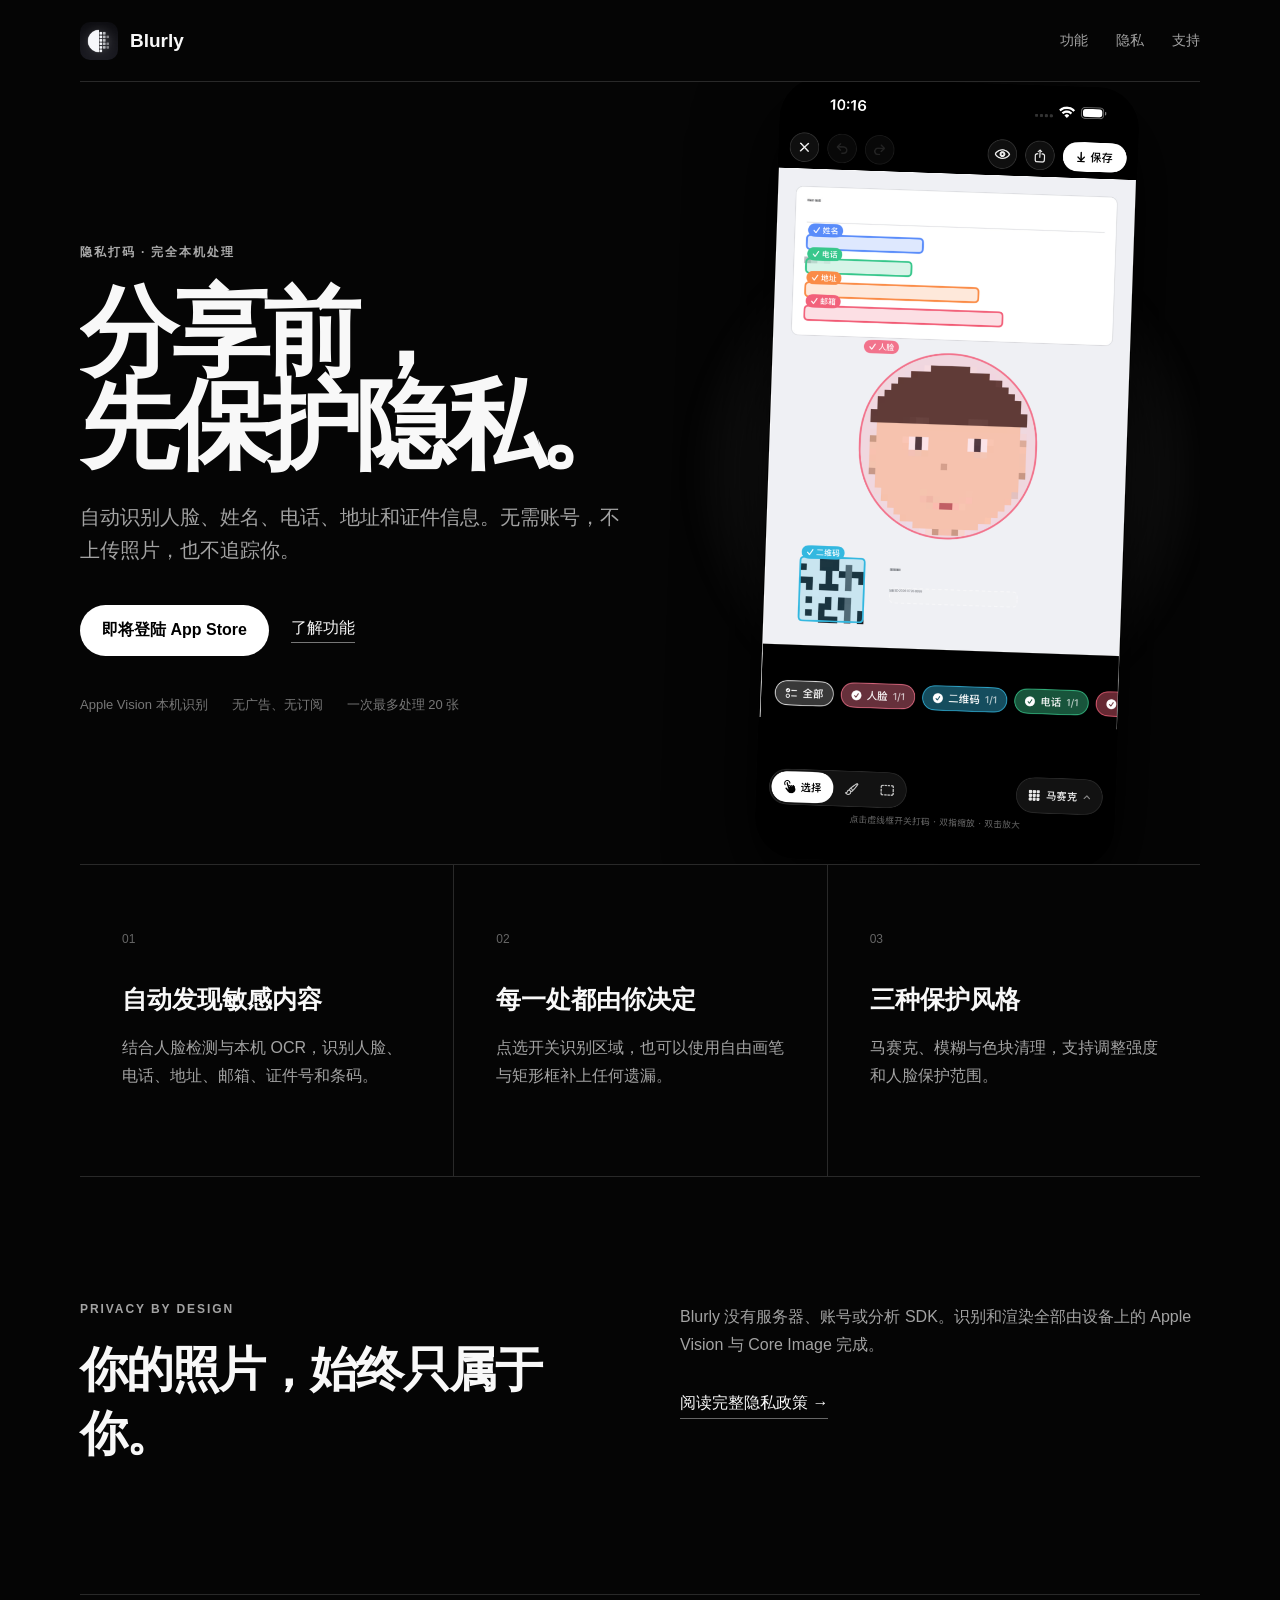
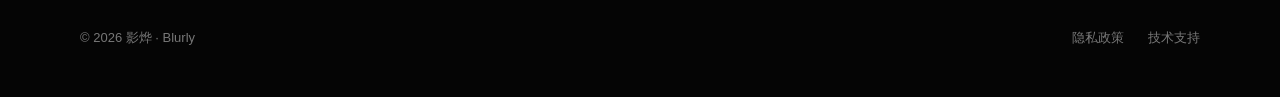
<file: index.html>
<!doctype html>
<html lang="zh-CN">
<head>
  <meta charset="utf-8">
  <meta name="viewport" content="width=device-width,initial-scale=1">
  <meta name="description" content="Blurly 是一款完全在 iPhone 本机处理的人脸与敏感信息打码工具。">
  <title>Blurly · 分享前，先保护隐私</title>
  <link rel="stylesheet" href="./site.css">
</head>
<body>
  <header class="nav wrap">
    <a class="brand" href="./"><img src="./Blurly/Assets.xcassets/AppIcon.appiconset/BlurlyAppIcon.png" alt="Blurly 图标"><span>Blurly</span></a>
    <nav><a href="#features">功能</a><a href="./privacy/">隐私</a><a href="./support/">支持</a></nav>
  </header>

  <main>
    <section class="hero wrap">
      <div class="hero-copy">
        <p class="eyebrow">隐私打码 · 完全本机处理</p>
        <h1>分享前，<br>先保护隐私。</h1>
        <p class="lead">自动识别人脸、姓名、电话、地址和证件信息。无需账号，不上传照片，也不追踪你。</p>
        <div class="actions"><span class="app-store">即将登陆 App Store</span><a href="#features">了解功能</a></div>
        <ul class="trust"><li>Apple Vision 本机识别</li><li>无广告、无订阅</li><li>一次最多处理 20 张</li></ul>
      </div>
      <div class="phone-stage">
        <img class="phone" src="./store-listing/screenshots/iphone-69/iphone_03_editor.png" alt="Blurly 照片编辑界面">
      </div>
    </section>

    <section id="features" class="features wrap">
      <article><span>01</span><h2>自动发现敏感内容</h2><p>结合人脸检测与本机 OCR，识别人脸、电话、地址、邮箱、证件号和条码。</p></article>
      <article><span>02</span><h2>每一处都由你决定</h2><p>点选开关识别区域，也可以使用自由画笔与矩形框补上任何遗漏。</p></article>
      <article><span>03</span><h2>三种保护风格</h2><p>马赛克、模糊与色块清理，支持调整强度和人脸保护范围。</p></article>
    </section>

    <section class="privacy-block wrap">
      <div><p class="eyebrow">Privacy by design</p><h2>你的照片，始终只属于你。</h2></div>
      <div><p>Blurly 没有服务器、账号或分析 SDK。识别和渲染全部由设备上的 Apple Vision 与 Core Image 完成。</p><a href="./privacy/">阅读完整隐私政策 →</a></div>
    </section>
  </main>

  <footer class="wrap"><span>© 2026 影烨 · Blurly</span><div><a href="./privacy/">隐私政策</a><a href="./support/">技术支持</a></div></footer>
</body>
</html>
</file>
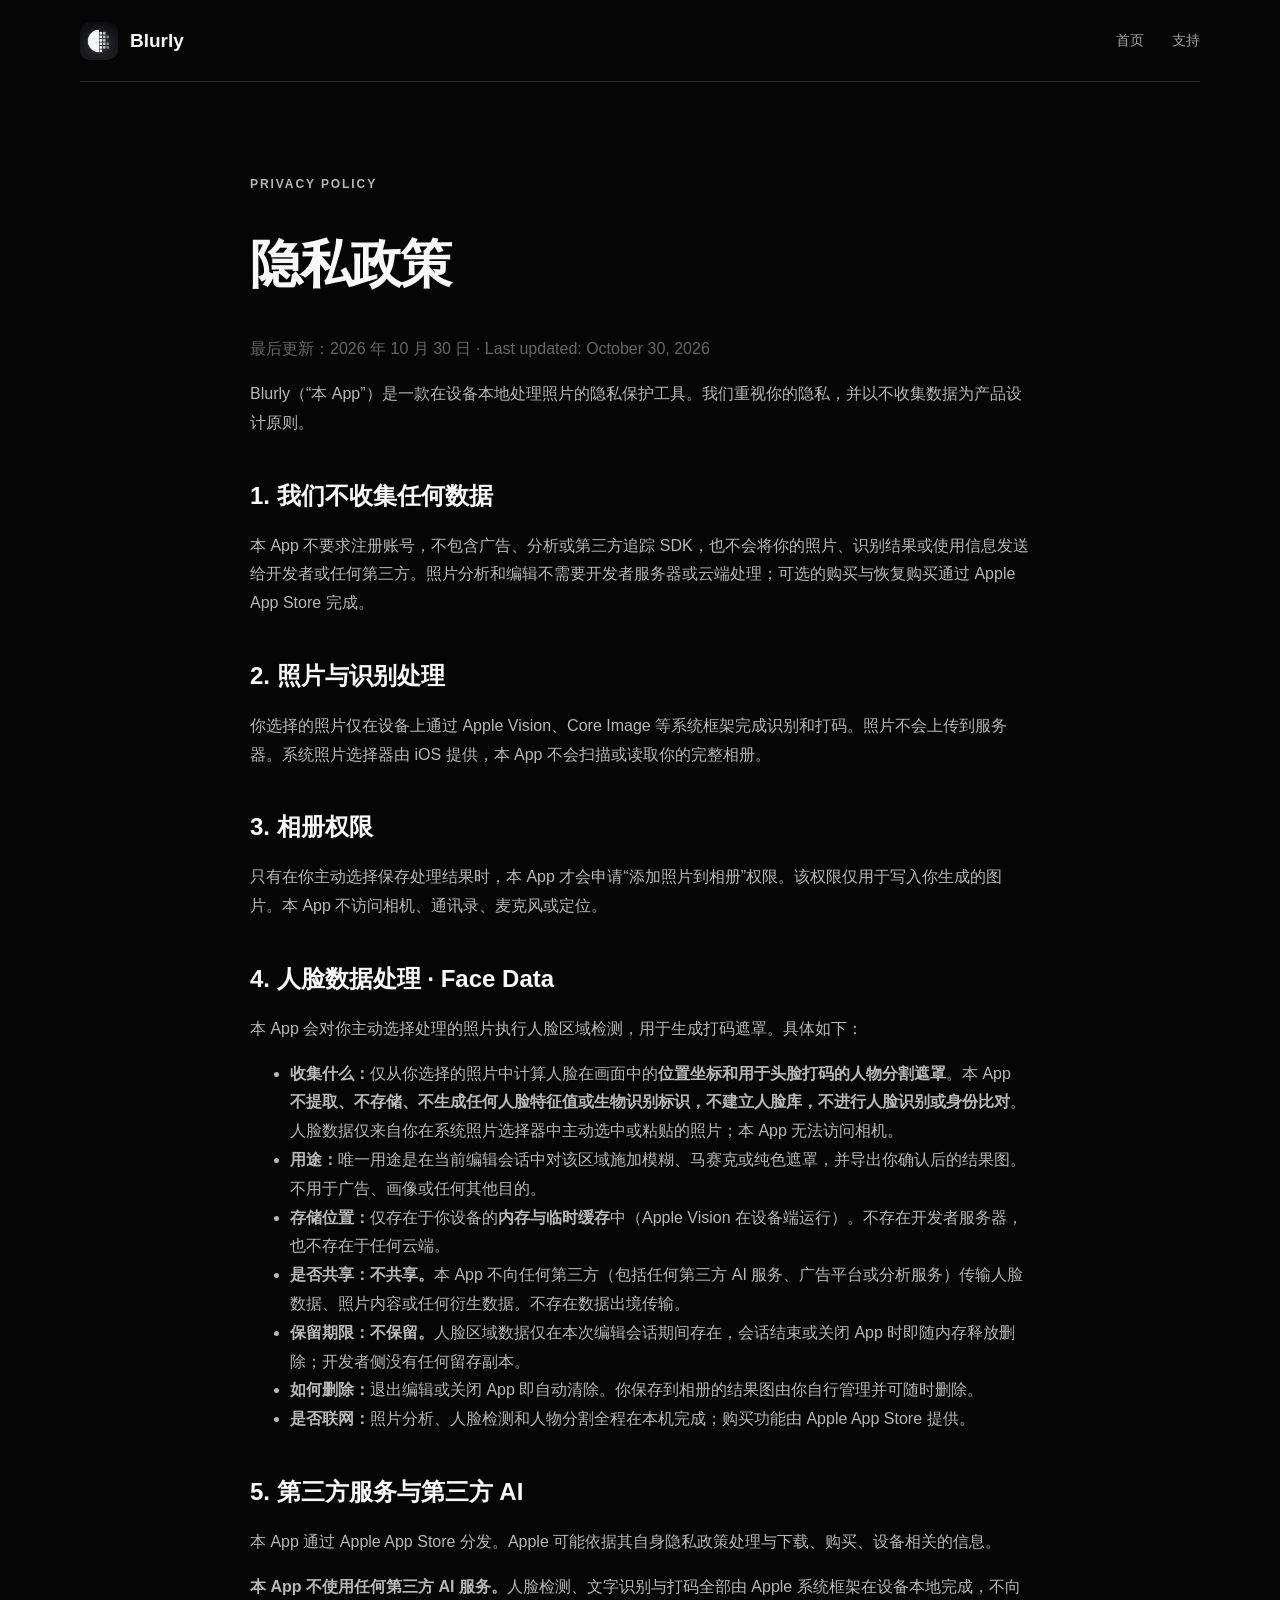
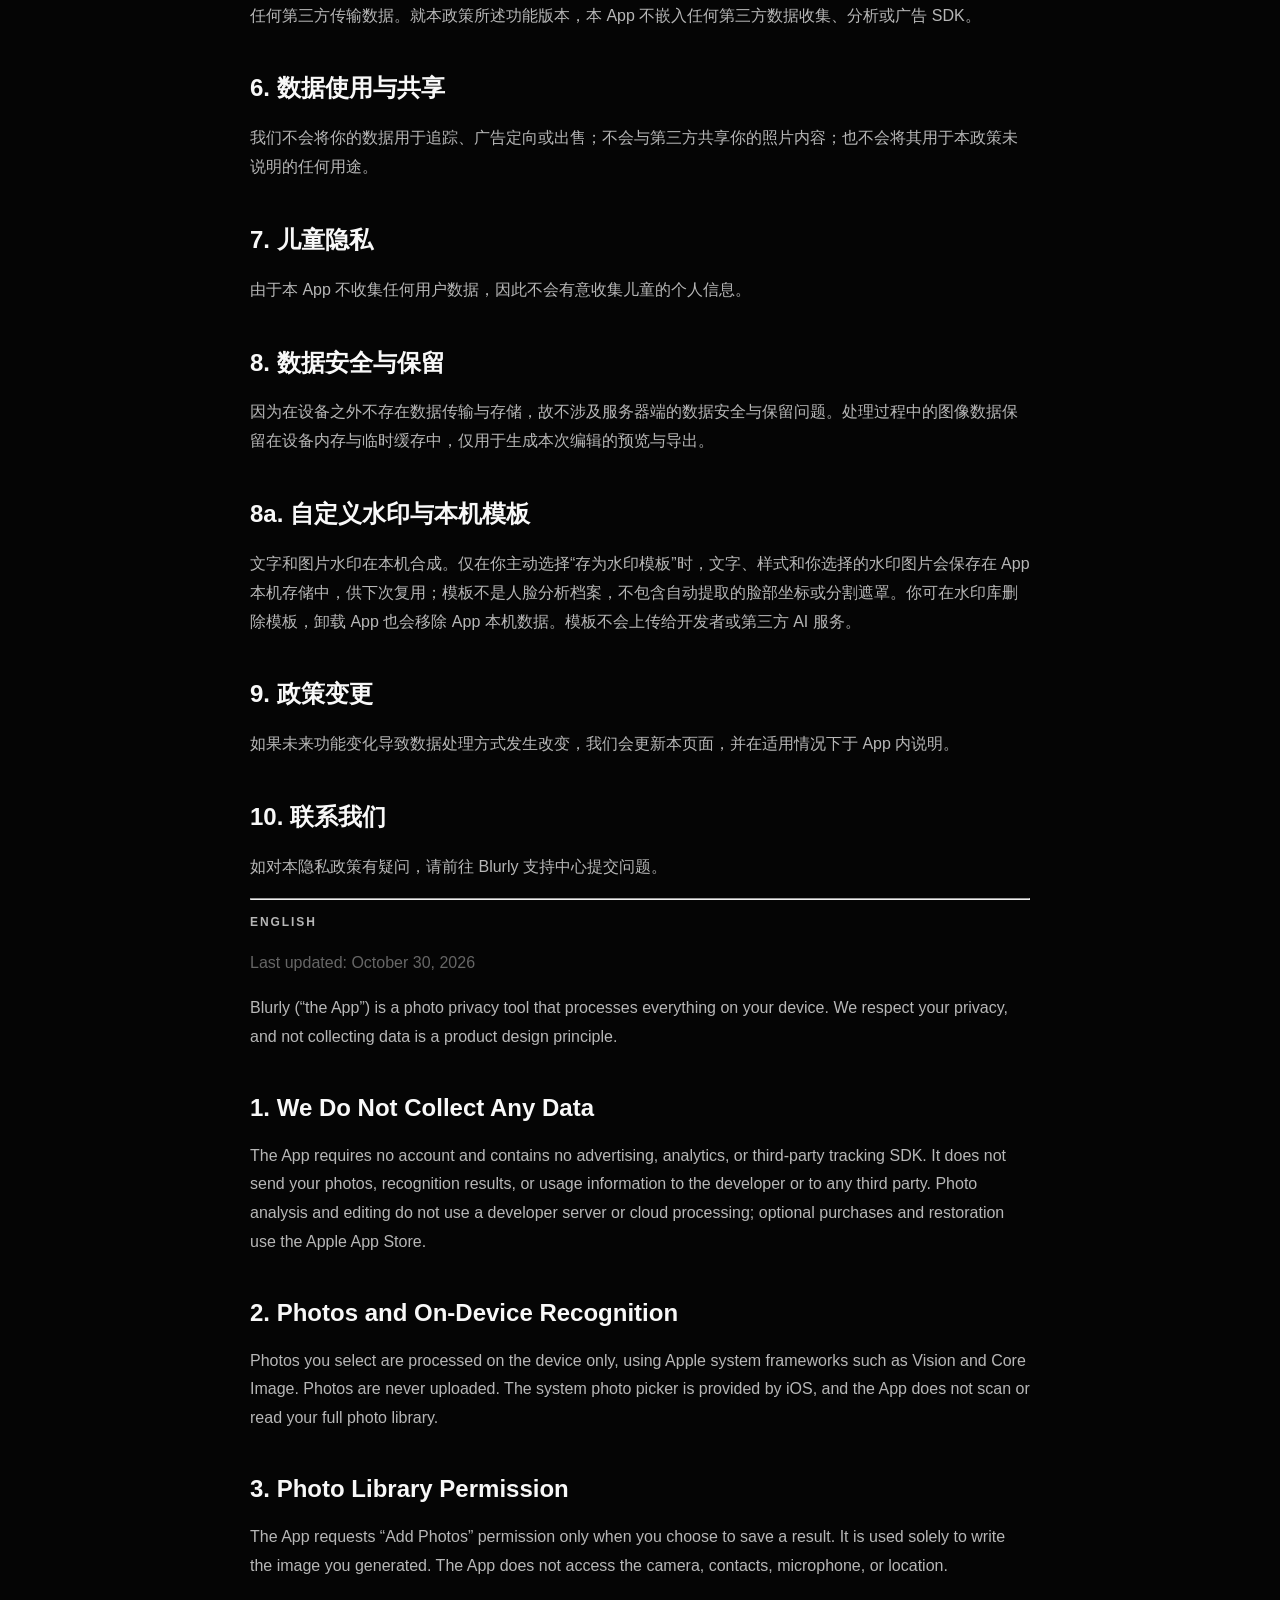
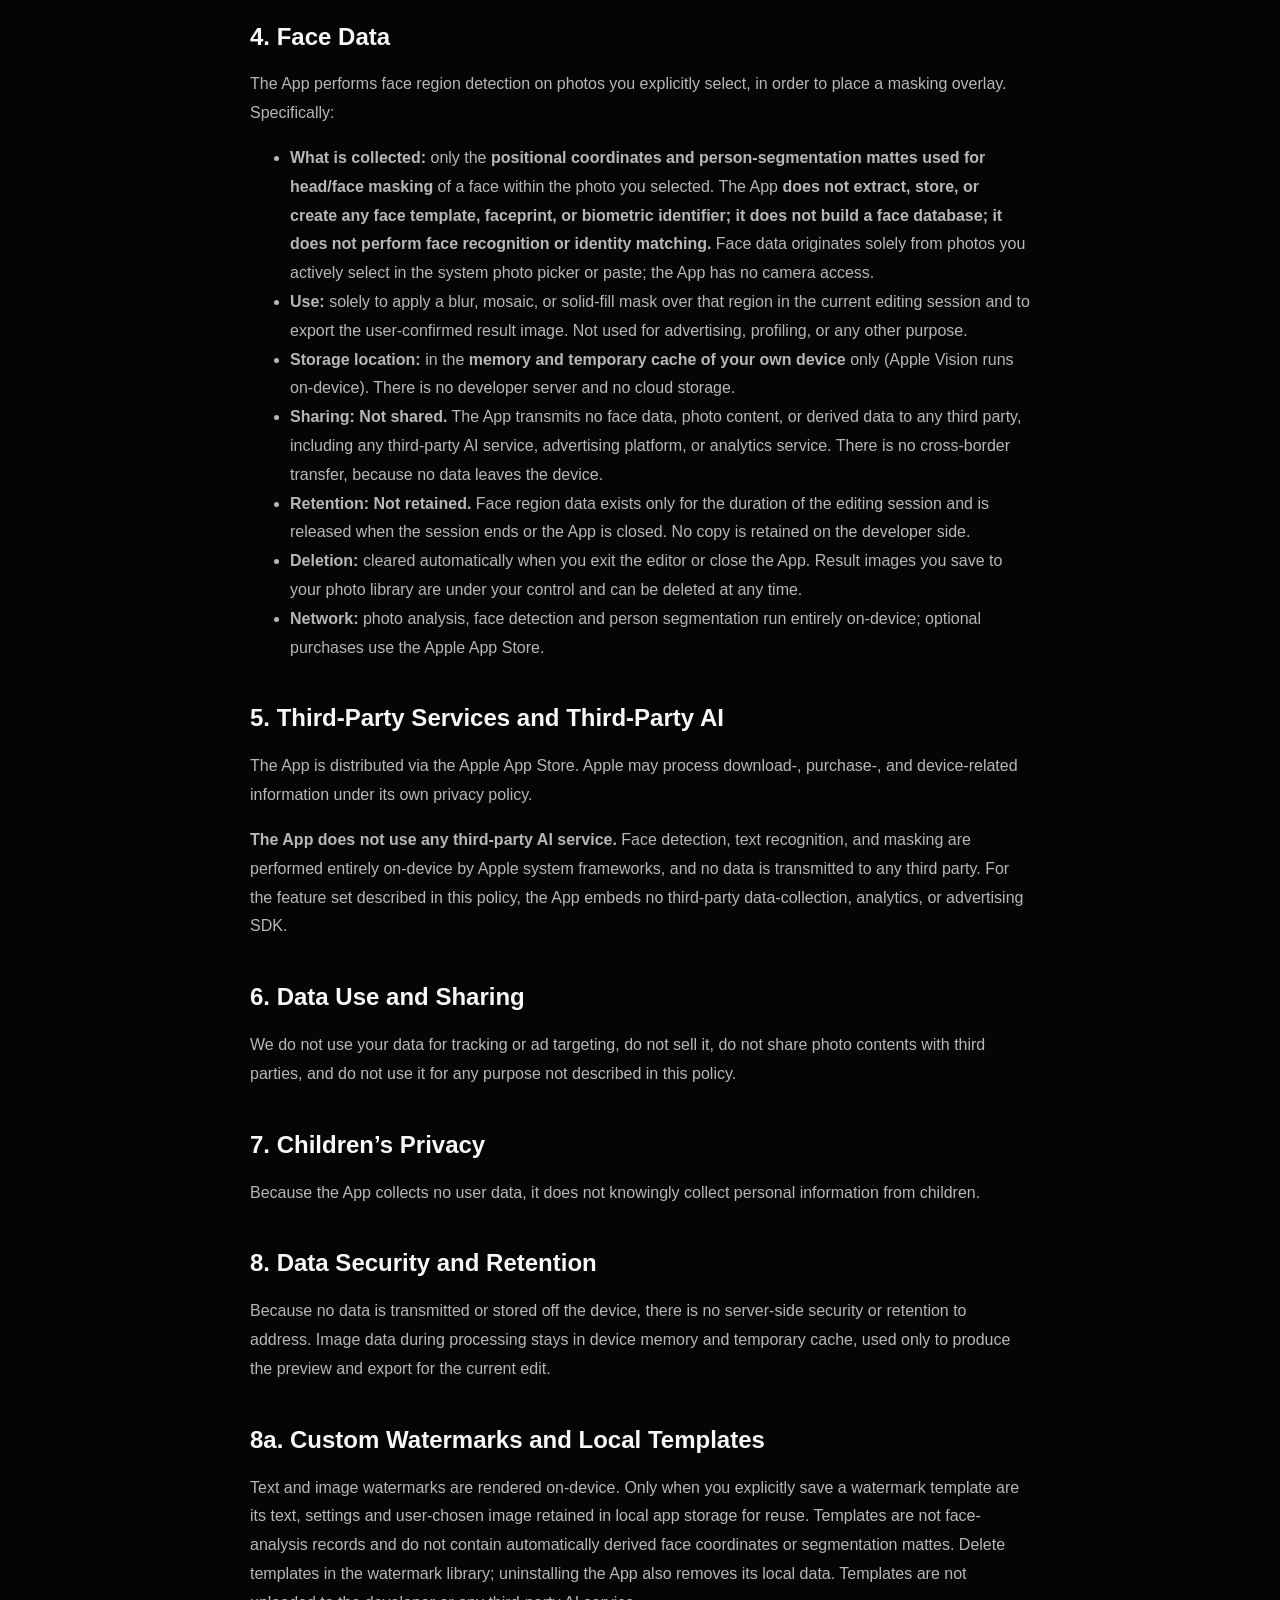
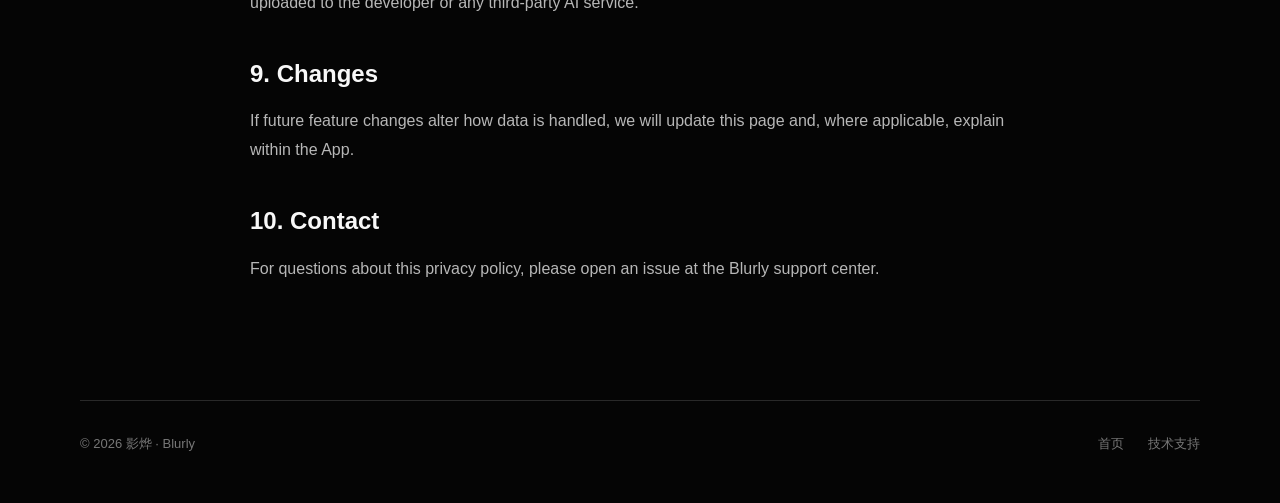
<file: privacy/index.html>
<!doctype html>
<html lang="zh-CN"><head><meta charset="utf-8"><meta name="viewport" content="width=device-width,initial-scale=1"><meta name="description" content="Blurly 隐私政策 · Privacy Policy"><title>隐私政策 · Blurly</title><link rel="stylesheet" href="../site.css"></head>
<body><header class="nav wrap"><a class="brand" href="../"><img src="../Blurly/Assets.xcassets/AppIcon.appiconset/BlurlyAppIcon.png" alt="Blurly 图标"><span>Blurly</span></a><nav><a href="../">首页</a><a href="../support/">支持</a></nav></header>
<main class="legal wrap"><p class="eyebrow">Privacy Policy</p><h1>隐私政策</h1><p class="updated">最后更新：2026 年 10 月 30 日 · Last updated: October 30, 2026</p>
<p>Blurly（“本 App”）是一款在设备本地处理照片的隐私保护工具。我们重视你的隐私，并以不收集数据为产品设计原则。</p>
<h2>1. 我们不收集任何数据</h2><p>本 App 不要求注册账号，不包含广告、分析或第三方追踪 SDK，也不会将你的照片、识别结果或使用信息发送给开发者或任何第三方。照片分析和编辑不需要开发者服务器或云端处理；可选的购买与恢复购买通过 Apple App Store 完成。</p>
<h2>2. 照片与识别处理</h2><p>你选择的照片仅在设备上通过 Apple Vision、Core Image 等系统框架完成识别和打码。照片不会上传到服务器。系统照片选择器由 iOS 提供，本 App 不会扫描或读取你的完整相册。</p>
<h2>3. 相册权限</h2><p>只有在你主动选择保存处理结果时，本 App 才会申请“添加照片到相册”权限。该权限仅用于写入你生成的图片。本 App 不访问相机、通讯录、麦克风或定位。</p>
<h2>4. 人脸数据处理 · Face Data</h2>
<p>本 App 会对你主动选择处理的照片执行人脸区域检测，用于生成打码遮罩。具体如下：</p>
<ul>
<li><strong>收集什么：</strong>仅从你选择的照片中计算人脸在画面中的<strong>位置坐标和用于头脸打码的人物分割遮罩</strong>。本 App <strong>不提取、不存储、不生成任何人脸特征值或生物识别标识，不建立人脸库，不进行人脸识别或身份比对</strong>。人脸数据仅来自你在系统照片选择器中主动选中或粘贴的照片；本 App 无法访问相机。</li>
<li><strong>用途：</strong>唯一用途是在当前编辑会话中对该区域施加模糊、马赛克或纯色遮罩，并导出你确认后的结果图。不用于广告、画像或任何其他目的。</li>
<li><strong>存储位置：</strong>仅存在于你设备的<strong>内存与临时缓存</strong>中（Apple Vision 在设备端运行）。不存在开发者服务器，也不存在于任何云端。</li>
<li><strong>是否共享：</strong><strong>不共享。</strong>本 App 不向任何第三方（包括任何第三方 AI 服务、广告平台或分析服务）传输人脸数据、照片内容或任何衍生数据。不存在数据出境传输。</li>
<li><strong>保留期限：</strong><strong>不保留。</strong>人脸区域数据仅在本次编辑会话期间存在，会话结束或关闭 App 时即随内存释放删除；开发者侧没有任何留存副本。</li>
<li><strong>如何删除：</strong>退出编辑或关闭 App 即自动清除。你保存到相册的结果图由你自行管理并可随时删除。</li>
<li><strong>是否联网：</strong>照片分析、人脸检测和人物分割全程在本机完成；购买功能由 Apple App Store 提供。</li>
</ul>
<h2>5. 第三方服务与第三方 AI</h2><p>本 App 通过 Apple App Store 分发。Apple 可能依据其自身隐私政策处理与下载、购买、设备相关的信息。</p><p><strong>本 App 不使用任何第三方 AI 服务。</strong>人脸检测、文字识别与打码全部由 Apple 系统框架在设备本地完成，不向任何第三方传输数据。就本政策所述功能版本，本 App 不嵌入任何第三方数据收集、分析或广告 SDK。</p>
<h2>6. 数据使用与共享</h2><p>我们不会将你的数据用于追踪、广告定向或出售；不会与第三方共享你的照片内容；也不会将其用于本政策未说明的任何用途。</p>
<h2>7. 儿童隐私</h2><p>由于本 App 不收集任何用户数据，因此不会有意收集儿童的个人信息。</p>
<h2>8. 数据安全与保留</h2><p>因为在设备之外不存在数据传输与存储，故不涉及服务器端的数据安全与保留问题。处理过程中的图像数据保留在设备内存与临时缓存中，仅用于生成本次编辑的预览与导出。</p>
<h2>8a. 自定义水印与本机模板</h2><p>文字和图片水印在本机合成。仅在你主动选择“存为水印模板”时，文字、样式和你选择的水印图片会保存在 App 本机存储中，供下次复用；模板不是人脸分析档案，不包含自动提取的脸部坐标或分割遮罩。你可在水印库删除模板，卸载 App 也会移除 App 本机数据。模板不会上传给开发者或第三方 AI 服务。</p><h2>9. 政策变更</h2><p>如果未来功能变化导致数据处理方式发生改变，我们会更新本页面，并在适用情况下于 App 内说明。</p>
<h2>10. 联系我们</h2><p>如对本隐私政策有疑问，请前往 <a href="https://github.com/Guyungy/Blurly/issues">Blurly 支持中心</a>提交问题。</p>
<hr>
<p class="eyebrow">English</p>
<p class="updated">Last updated: October 30, 2026</p>
<p>Blurly (“the App”) is a photo privacy tool that processes everything on your device. We respect your privacy, and not collecting data is a product design principle.</p>
<h2>1. We Do Not Collect Any Data</h2><p>The App requires no account and contains no advertising, analytics, or third-party tracking SDK. It does not send your photos, recognition results, or usage information to the developer or to any third party. Photo analysis and editing do not use a developer server or cloud processing; optional purchases and restoration use the Apple App Store.</p>
<h2>2. Photos and On-Device Recognition</h2><p>Photos you select are processed on the device only, using Apple system frameworks such as Vision and Core Image. Photos are never uploaded. The system photo picker is provided by iOS, and the App does not scan or read your full photo library.</p>
<h2>3. Photo Library Permission</h2><p>The App requests “Add Photos” permission only when you choose to save a result. It is used solely to write the image you generated. The App does not access the camera, contacts, microphone, or location.</p>
<h2>4. Face Data</h2>
<p>The App performs face region detection on photos you explicitly select, in order to place a masking overlay. Specifically:</p>
<ul>
<li><strong>What is collected:</strong> only the <strong>positional coordinates and person-segmentation mattes used for head/face masking</strong> of a face within the photo you selected. The App <strong>does not extract, store, or create any face template, faceprint, or biometric identifier; it does not build a face database; it does not perform face recognition or identity matching.</strong> Face data originates solely from photos you actively select in the system photo picker or paste; the App has no camera access.</li>
<li><strong>Use:</strong> solely to apply a blur, mosaic, or solid-fill mask over that region in the current editing session and to export the user-confirmed result image. Not used for advertising, profiling, or any other purpose.</li>
<li><strong>Storage location:</strong> in the <strong>memory and temporary cache of your own device</strong> only (Apple Vision runs on-device). There is no developer server and no cloud storage.</li>
<li><strong>Sharing:</strong> <strong>Not shared.</strong> The App transmits no face data, photo content, or derived data to any third party, including any third-party AI service, advertising platform, or analytics service. There is no cross-border transfer, because no data leaves the device.</li>
<li><strong>Retention:</strong> <strong>Not retained.</strong> Face region data exists only for the duration of the editing session and is released when the session ends or the App is closed. No copy is retained on the developer side.</li>
<li><strong>Deletion:</strong> cleared automatically when you exit the editor or close the App. Result images you save to your photo library are under your control and can be deleted at any time.</li>
<li><strong>Network:</strong> photo analysis, face detection and person segmentation run entirely on-device; optional purchases use the Apple App Store.</li>
</ul>
<h2>5. Third-Party Services and Third-Party AI</h2><p>The App is distributed via the Apple App Store. Apple may process download-, purchase-, and device-related information under its own privacy policy.</p><p><strong>The App does not use any third-party AI service.</strong> Face detection, text recognition, and masking are performed entirely on-device by Apple system frameworks, and no data is transmitted to any third party. For the feature set described in this policy, the App embeds no third-party data-collection, analytics, or advertising SDK.</p>
<h2>6. Data Use and Sharing</h2><p>We do not use your data for tracking or ad targeting, do not sell it, do not share photo contents with third parties, and do not use it for any purpose not described in this policy.</p>
<h2>7. Children’s Privacy</h2><p>Because the App collects no user data, it does not knowingly collect personal information from children.</p>
<h2>8. Data Security and Retention</h2><p>Because no data is transmitted or stored off the device, there is no server-side security or retention to address. Image data during processing stays in device memory and temporary cache, used only to produce the preview and export for the current edit.</p>
<h2>8a. Custom Watermarks and Local Templates</h2><p>Text and image watermarks are rendered on-device. Only when you explicitly save a watermark template are its text, settings and user-chosen image retained in local app storage for reuse. Templates are not face-analysis records and do not contain automatically derived face coordinates or segmentation mattes. Delete templates in the watermark library; uninstalling the App also removes its local data. Templates are not uploaded to the developer or any third-party AI service.</p><h2>9. Changes</h2><p>If future feature changes alter how data is handled, we will update this page and, where applicable, explain within the App.</p>
<h2>10. Contact</h2><p>For questions about this privacy policy, please open an issue at the <a href="https://github.com/Guyungy/Blurly/issues">Blurly support center</a>.</p>
</main>
<footer class="wrap"><span>© 2026 影烨 · Blurly</span><div><a href="../">首页</a><a href="../support/">技术支持</a></div></footer></body></html>
</file>
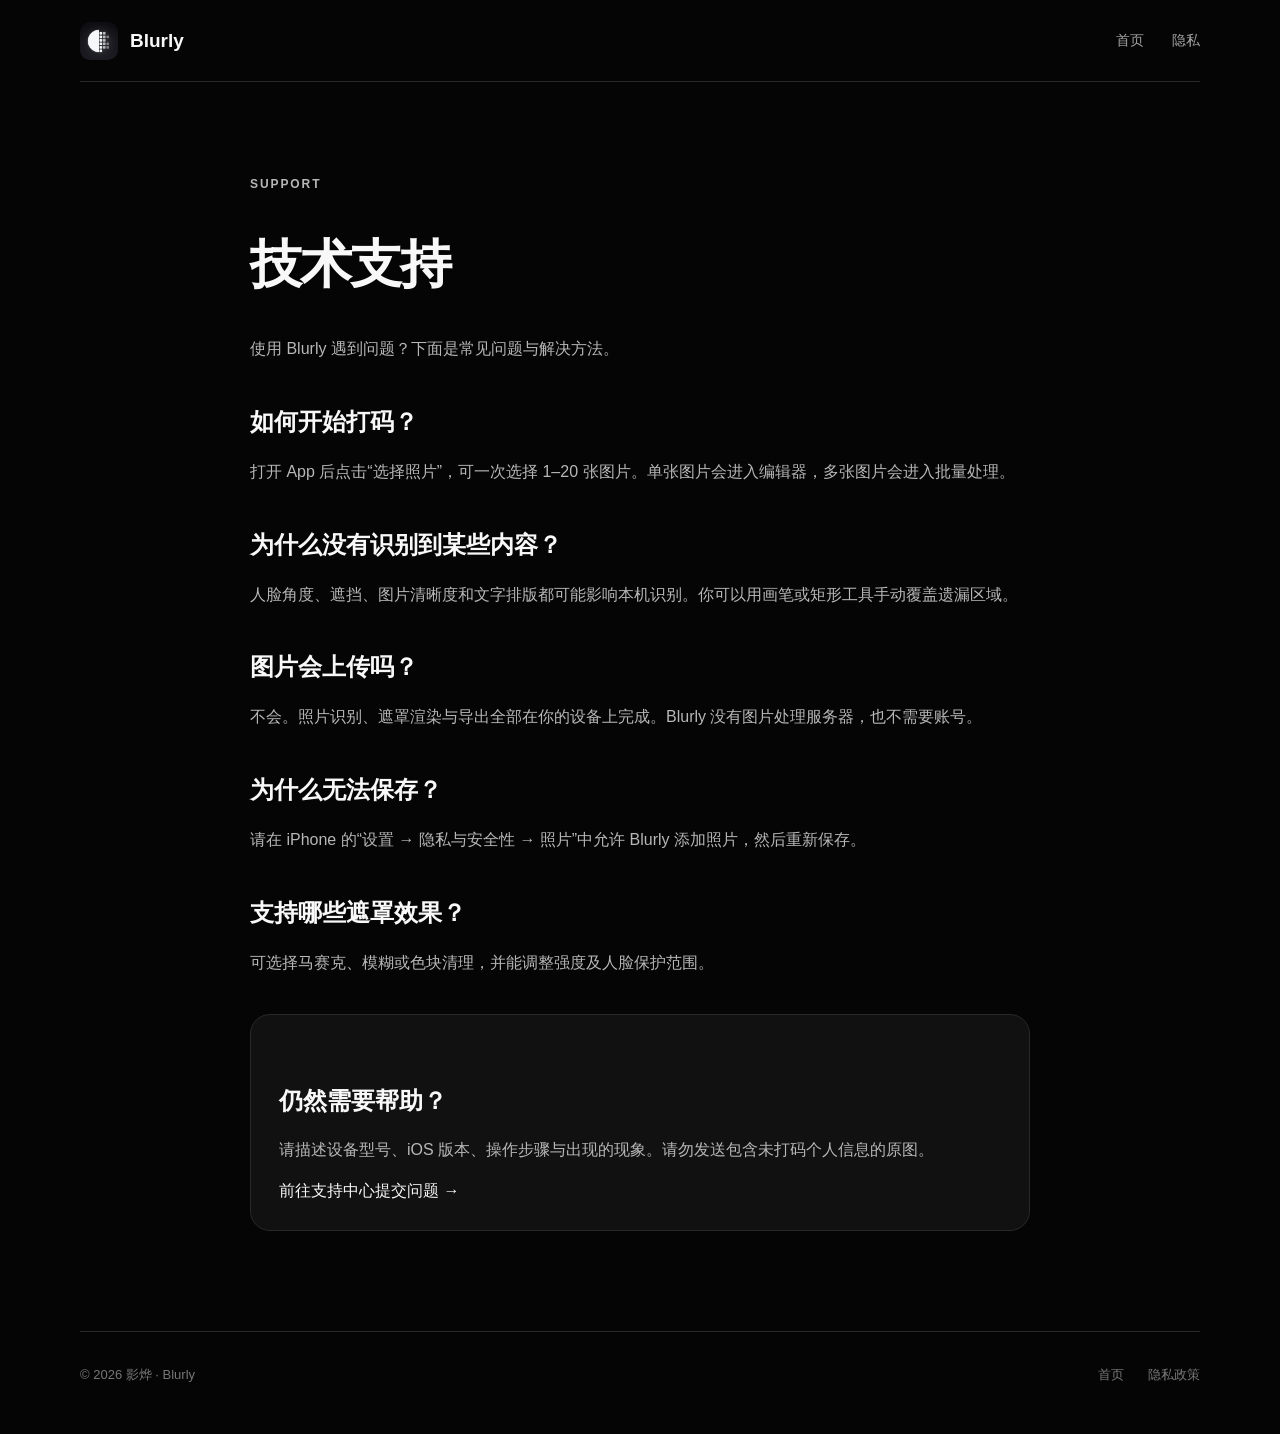
<file: support/index.html>
<!doctype html>
<html lang="zh-CN"><head><meta charset="utf-8"><meta name="viewport" content="width=device-width,initial-scale=1"><meta name="description" content="Blurly 使用帮助与技术支持"><title>技术支持 · Blurly</title><link rel="stylesheet" href="../site.css"></head>
<body><header class="nav wrap"><a class="brand" href="../"><img src="../Blurly/Assets.xcassets/AppIcon.appiconset/BlurlyAppIcon.png" alt="Blurly 图标"><span>Blurly</span></a><nav><a href="../">首页</a><a href="../privacy/">隐私</a></nav></header>
<main class="legal wrap"><p class="eyebrow">Support</p><h1>技术支持</h1><p>使用 Blurly 遇到问题？下面是常见问题与解决方法。</p>
<h2>如何开始打码？</h2><p>打开 App 后点击“选择照片”，可一次选择 1–20 张图片。单张图片会进入编辑器，多张图片会进入批量处理。</p>
<h2>为什么没有识别到某些内容？</h2><p>人脸角度、遮挡、图片清晰度和文字排版都可能影响本机识别。你可以用画笔或矩形工具手动覆盖遗漏区域。</p>
<h2>图片会上传吗？</h2><p>不会。照片识别、遮罩渲染与导出全部在你的设备上完成。Blurly 没有图片处理服务器，也不需要账号。</p>
<h2>为什么无法保存？</h2><p>请在 iPhone 的“设置 → 隐私与安全性 → 照片”中允许 Blurly 添加照片，然后重新保存。</p>
<h2>支持哪些遮罩效果？</h2><p>可选择马赛克、模糊或色块清理，并能调整强度及人脸保护范围。</p>
<div class="contact-card"><h2>仍然需要帮助？</h2><p>请描述设备型号、iOS 版本、操作步骤与出现的现象。请勿发送包含未打码个人信息的原图。</p><a href="https://github.com/Guyungy/Blurly/issues/new">前往支持中心提交问题 →</a></div></main>
<footer class="wrap"><span>© 2026 影烨 · Blurly</span><div><a href="../">首页</a><a href="../privacy/">隐私政策</a></div></footer></body></html>
</file>
<file: site.css>
:root{color-scheme:dark;--bg:#050505;--panel:#111;--line:#292929;--muted:#a3a3a3;--white:#f8f8f8}*{box-sizing:border-box}html{scroll-behavior:smooth}body{margin:0;background:var(--bg);color:var(--white);font-family:-apple-system,BlinkMacSystemFont,"SF Pro Display","PingFang SC",sans-serif}.wrap{width:min(1120px,calc(100% - 40px));margin:auto}.nav{height:82px;display:flex;align-items:center;justify-content:space-between;border-bottom:1px solid var(--line)}a{color:inherit;text-decoration:none}.brand{display:flex;align-items:center;gap:12px;font-size:19px;font-weight:700}.brand img{width:38px;height:38px;border-radius:10px}.nav nav{display:flex;gap:28px;color:var(--muted);font-size:14px}.hero{min-height:720px;display:grid;grid-template-columns:1.05fr .95fr;align-items:center;gap:56px;overflow:hidden}.eyebrow{text-transform:uppercase;letter-spacing:.16em;font-size:12px;font-weight:700;color:#aaa}.hero h1{font-size:clamp(56px,8vw,98px);line-height:.94;letter-spacing:-.065em;margin:25px 0 30px}.lead{max-width:590px;font-size:20px;line-height:1.65;color:var(--muted)}.actions{display:flex;align-items:center;gap:22px;margin-top:38px}.app-store{background:#fff;color:#000;padding:15px 22px;border-radius:999px;font-weight:700}.actions a{border-bottom:1px solid #777;padding-bottom:3px}.trust{display:flex;gap:24px;padding:0;margin:40px 0 0;list-style:none;color:#777;font-size:13px}.phone-stage{position:relative;display:grid;place-items:center}.phone-stage:before{content:"";position:absolute;width:540px;height:540px;border-radius:50%;background:radial-gradient(circle,#353535 0,transparent 68%);filter:blur(8px)}.phone{position:relative;width:min(360px,80%);border-radius:42px;box-shadow:0 28px 80px #000;transform:rotate(2deg)}.features{display:grid;grid-template-columns:repeat(3,1fr);border-top:1px solid var(--line);border-bottom:1px solid var(--line)}.features article{padding:64px 42px 70px}.features article+article{border-left:1px solid var(--line)}.features span{color:#666;font-size:12px}.features h2{font-size:25px;margin:36px 0 18px}.features p,.privacy-block p{color:var(--muted);line-height:1.75}.privacy-block{display:grid;grid-template-columns:1fr 1fr;gap:80px;padding-top:110px;padding-bottom:110px}.privacy-block h2{font-size:48px;letter-spacing:-.04em;margin:18px 0}.privacy-block a{display:inline-block;margin-top:18px;border-bottom:1px solid #666;padding-bottom:4px}footer{border-top:1px solid var(--line);padding:34px 0 50px;display:flex;justify-content:space-between;color:#777;font-size:13px}footer div{display:flex;gap:24px}.legal{padding-top:80px;padding-bottom:100px;max-width:780px}.legal h1{font-size:52px;letter-spacing:-.04em}.legal h2{margin-top:42px}.legal p,.legal li{color:#b7b7b7;line-height:1.8}.legal .updated{color:#666}.contact-card{border:1px solid var(--line);border-radius:20px;padding:28px;margin-top:36px;background:var(--panel)}@media(max-width:760px){.nav nav{gap:16px}.nav nav a:first-child{display:none}.hero{grid-template-columns:1fr;padding:70px 0 80px}.phone-stage{display:none}.trust{flex-direction:column;gap:10px}.features{grid-template-columns:1fr}.features article+article{border-left:0;border-top:1px solid var(--line)}.privacy-block{grid-template-columns:1fr;gap:20px;padding:80px 0}.privacy-block h2{font-size:38px}footer{flex-direction:column;gap:20px}}
</file>
